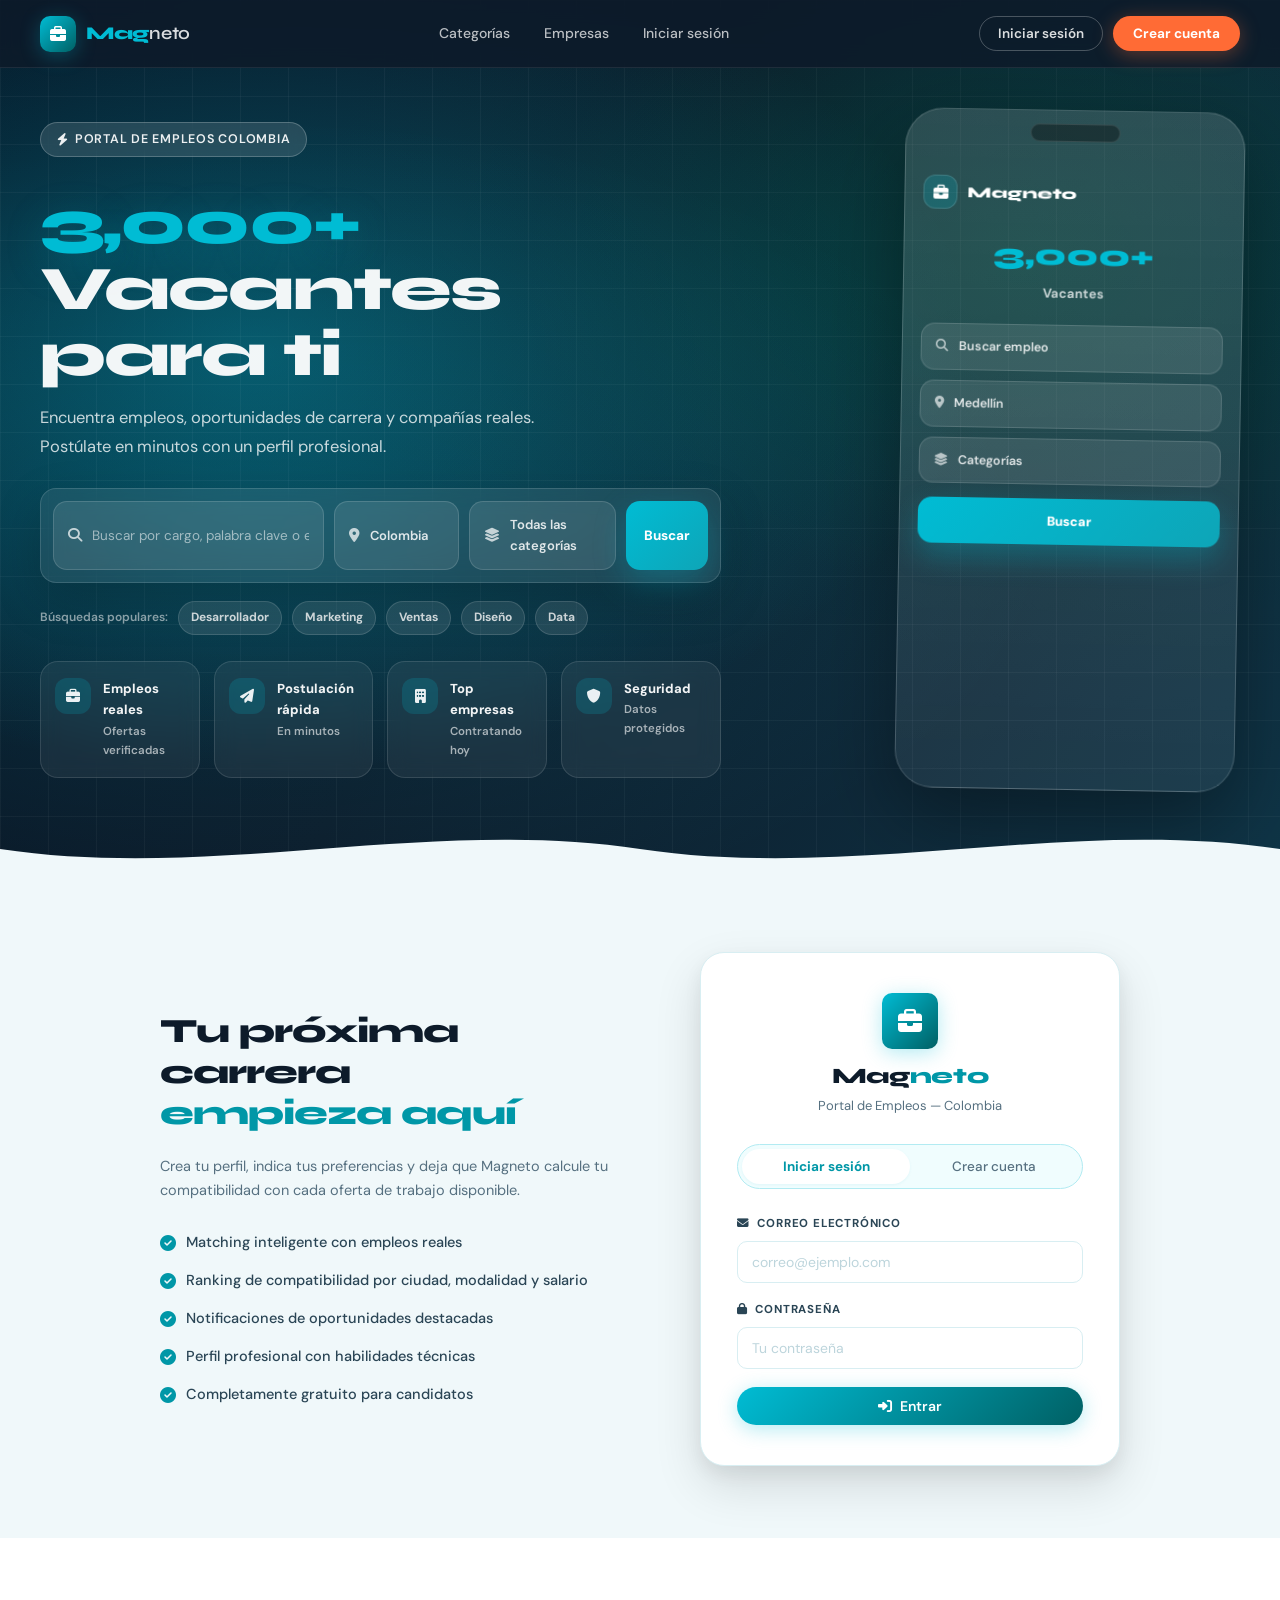
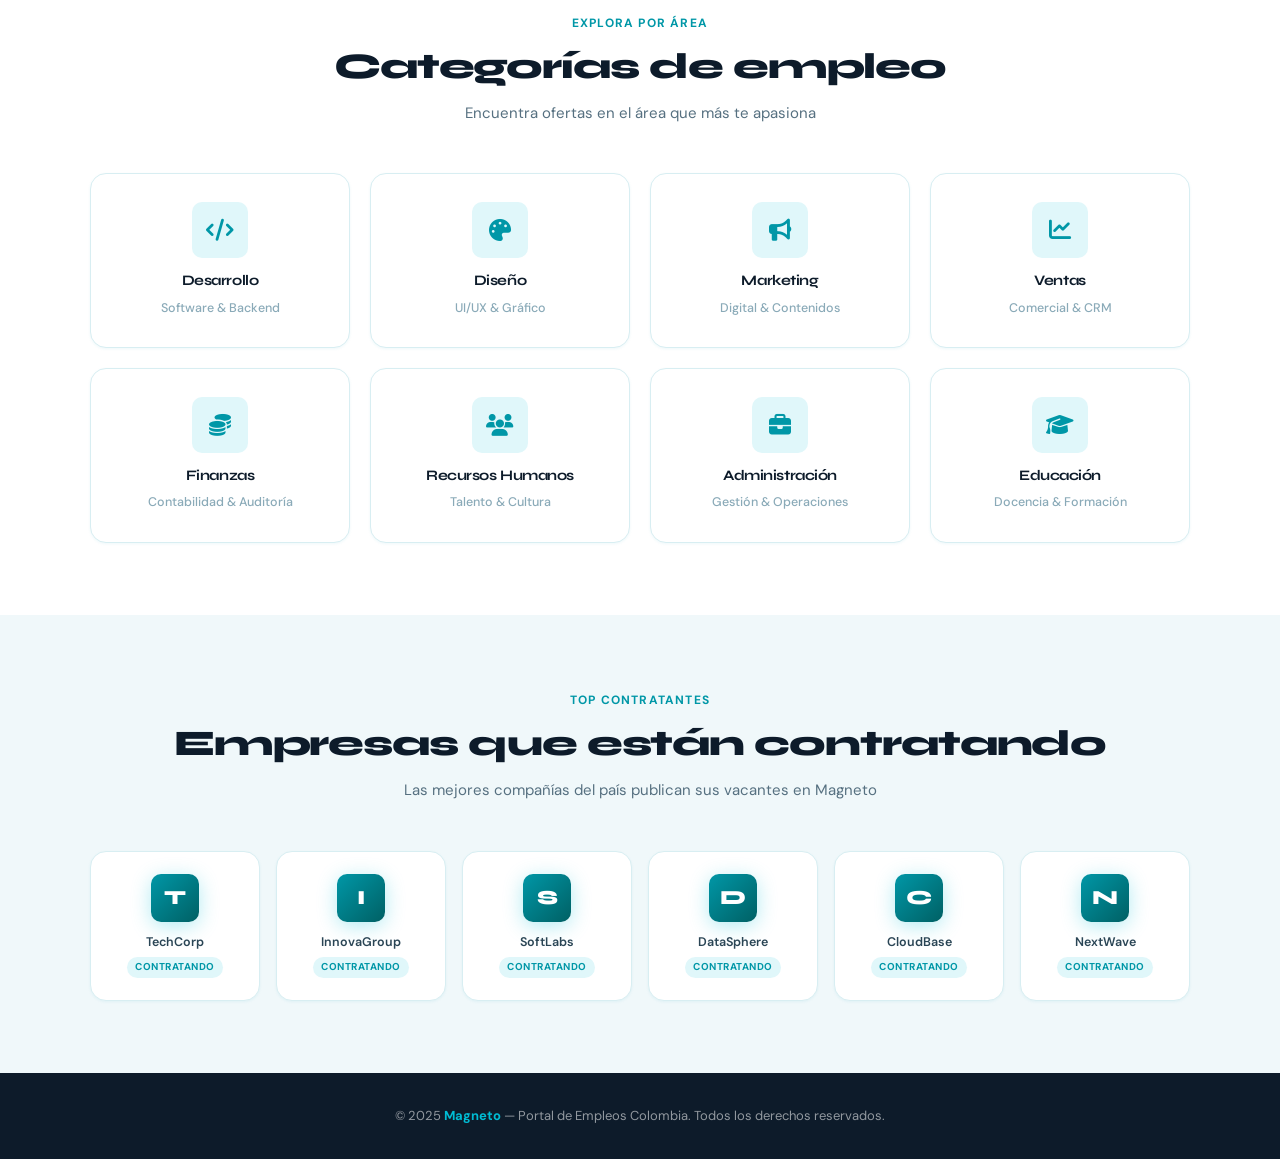
<file: frontend/index.html>
<!DOCTYPE html>
<html lang="es">
<head>
  <meta charset="UTF-8" />
  <meta name="viewport" content="width=device-width, initial-scale=1.0" />
  <title>Magneto — Portal de Empleos</title>
  <link rel="stylesheet" href="https://cdnjs.cloudflare.com/ajax/libs/font-awesome/6.5.1/css/all.min.css" />
  <link rel="stylesheet" href="styles.css?v=2" />
</head>
<body>

  <!-- ▸ LANDING NAVBAR -->
  <nav class="landing-nav" id="landingNav">
    <a href="#" class="ln-brand">
      <div class="ln-logo"><i class="fas fa-briefcase"></i></div>
      <span><strong>Mag</strong>neto</span>
    </a>
    <div class="ln-links">
      <a href="#categorias">Categorías</a>
      <a href="#empresas">Empresas</a>
      <a href="#auth-section">Iniciar sesión</a>
    </div>
    <div class="ln-actions">
      <button class="btn-outline-nav" onclick="scrollToAuth('login')">Iniciar sesión</button>
      <button class="btn-cta-nav" onclick="scrollToAuth('registro')">Crear cuenta</button>
    </div>
  </nav>

  <!-- ▸ HERO (nuevo estilo tipo plantilla moderna) -->
  <section class="hero hero-modern">
    <div class="hero-inner">

      <div class="hero-left">
        <div class="hero-badge">
          <i class="fas fa-bolt"></i> Portal de Empleos Colombia
        </div>

        <h1>
          <span class="hero-big">3,000+</span>
          <span class="hero-title">Vacantes para ti</span>
        </h1>

        <p>
          Encuentra empleos, oportunidades de carrera y compañías reales.
          Postúlate en minutos con un perfil profesional.
        </p>

        <!-- Search bar visual (no cambia funcionalidad) -->
        <div class="hero-search">
          <div class="hs-field">
            <i class="fas fa-magnifying-glass"></i>
            <input type="text" placeholder="Buscar por cargo, palabra clave o empresa" disabled />
          </div>
          <div class="hs-field small">
            <i class="fas fa-location-dot"></i>
            <span>Colombia</span>
          </div>
          <div class="hs-field small">
            <i class="fas fa-layer-group"></i>
            <span>Todas las categorías</span>
          </div>
          <button class="hs-btn" type="button" onclick="scrollToAuth('registro')">
            Buscar
          </button>
        </div>

        <div class="hero-tags">
          <span class="ht-label">Búsquedas populares:</span>
          <span class="ht-tag">Desarrollador</span>
          <span class="ht-tag">Marketing</span>
          <span class="ht-tag">Ventas</span>
          <span class="ht-tag">Diseño</span>
          <span class="ht-tag">Data</span>
        </div>

        <div class="hero-features">
          <div class="hf-card">
            <i class="fas fa-briefcase"></i>
            <div>
              <strong>Empleos reales</strong>
              <span>Ofertas verificadas</span>
            </div>
          </div>
          <div class="hf-card">
            <i class="fas fa-paper-plane"></i>
            <div>
              <strong>Postulación rápida</strong>
              <span>En minutos</span>
            </div>
          </div>
          <div class="hf-card">
            <i class="fas fa-building"></i>
            <div>
              <strong>Top empresas</strong>
              <span>Contratando hoy</span>
            </div>
          </div>
          <div class="hf-card">
            <i class="fas fa-shield"></i>
            <div>
              <strong>Seguridad</strong>
              <span>Datos protegidos</span>
            </div>
          </div>
        </div>
      </div>

      <div class="hero-right">
        <div class="hero-phone">
          <div class="phone-top">
            <div class="phone-camera"></div>
          </div>
          <div class="phone-screen">
            <div class="phone-logo">
              <div class="phone-logo-icon"><i class="fas fa-briefcase"></i></div>
              <span>Magneto</span>
            </div>
            <div class="phone-title">
              <strong>3,000+</strong>
              <span>Vacantes</span>
            </div>
            <div class="phone-search">
              <div class="phone-input"><i class="fas fa-magnifying-glass"></i> Buscar empleo</div>
              <div class="phone-input"><i class="fas fa-location-dot"></i> Medellín</div>
              <div class="phone-input"><i class="fas fa-layer-group"></i> Categorías</div>
              <div class="phone-btn">Buscar</div>
            </div>
          </div>
        </div>
      </div>

    </div>

    <div class="hero-wave">
      <svg viewBox="0 0 1440 64" fill="none" preserveAspectRatio="none" xmlns="http://www.w3.org/2000/svg">
        <path d="M0,32 C240,64 480,0 720,32 C960,64 1200,0 1440,32 L1440,64 L0,64 Z" fill="#F0F8FA"/>
      </svg>
    </div>
  </section>

  <!-- ▸ AUTH SECTION -->
  <section class="auth-section" id="auth-section">
    <div class="auth-container">

      <div class="auth-side-text">
        <h2>Tu próxima carrera<br /><span>empieza aquí</span></h2>
        <p style="color:var(--t3);font-size:14.5px;margin-bottom:28px;line-height:1.7">
          Crea tu perfil, indica tus preferencias y deja que Magneto calcule tu compatibilidad con cada oferta de trabajo disponible.
        </p>
        <ul class="auth-features">
          <li><i class="fas fa-circle-check"></i> Matching inteligente con empleos reales</li>
          <li><i class="fas fa-circle-check"></i> Ranking de compatibilidad por ciudad, modalidad y salario</li>
          <li><i class="fas fa-circle-check"></i> Notificaciones de oportunidades destacadas</li>
          <li><i class="fas fa-circle-check"></i> Perfil profesional con habilidades técnicas</li>
          <li><i class="fas fa-circle-check"></i> Completamente gratuito para candidatos</li>
        </ul>
      </div>

      <div class="auth-card">
        <div class="auth-logo">
          <div class="auth-icon"><i class="fas fa-briefcase"></i></div>
          <h1>Mag<span>neto</span></h1>
          <p>Portal de Empleos — Colombia</p>
        </div>

        <div class="tabs">
          <button class="tab-btn active" onclick="mostrarTab('login')">Iniciar sesión</button>
          <button class="tab-btn" onclick="mostrarTab('registro')">Crear cuenta</button>
        </div>

        <!-- Login -->
        <div id="tabLogin">
          <div id="loginMsg"></div>
          <form onsubmit="hacerLogin(event)">
            <div class="field">
              <label><i class="fas fa-envelope"></i> &nbsp;Correo electrónico</label>
              <input type="email" id="loginEmail" placeholder="correo@ejemplo.com" required autocomplete="email" />
            </div>
            <div class="field">
              <label><i class="fas fa-lock"></i> &nbsp;Contraseña</label>
              <input type="password" id="loginPassword" placeholder="Tu contraseña" required autocomplete="current-password" />
            </div>
            <button type="submit" class="btn btn-primary" style="width:100%;justify-content:center;padding:12px">
              <i class="fas fa-right-to-bracket"></i> Entrar
            </button>
          </form>
        </div>

        <!-- Registro: Paso 1 — elegir tipo de cuenta -->
        <div id="tabRegistro" class="hidden">

          <div id="stepRol">
            <p style="text-align:center;font-size:14px;color:var(--t3);margin-bottom:20px">¿Qué tipo de cuenta quieres crear?</p>
            <div style="display:grid;grid-template-columns:1fr 1fr;gap:14px;margin-bottom:8px">

              <div onclick="elegirRol('employee')" style="cursor:pointer;border:2px solid var(--border);border-radius:16px;padding:24px 16px;text-align:center;transition:all .2s" onmouseover="this.style.borderColor='var(--teal-mid)';this.style.background='var(--teal-pale)'" onmouseout="this.style.borderColor='var(--border)';this.style.background='white'">
                <div style="width:52px;height:52px;border-radius:14px;background:var(--teal-pale);display:flex;align-items:center;justify-content:center;margin:0 auto 12px;font-size:22px;color:var(--teal-mid)">
                  <i class="fas fa-user"></i>
                </div>
                <strong style="display:block;font-size:14px;color:var(--navy);margin-bottom:4px">Busco empleo</strong>
                <span style="font-size:12px;color:var(--t3)">Encuentra trabajo y ve tu compatibilidad</span>
              </div>

              <div onclick="elegirRol('employer')" style="cursor:pointer;border:2px solid var(--border);border-radius:16px;padding:24px 16px;text-align:center;transition:all .2s" onmouseover="this.style.borderColor='var(--teal-mid)';this.style.background='var(--teal-pale)'" onmouseout="this.style.borderColor='var(--border)';this.style.background='white'">
                <div style="width:52px;height:52px;border-radius:14px;background:var(--teal-pale);display:flex;align-items:center;justify-content:center;margin:0 auto 12px;font-size:22px;color:var(--teal-mid)">
                  <i class="fas fa-building"></i>
                </div>
                <strong style="display:block;font-size:14px;color:var(--navy);margin-bottom:4px">Publico empleos</strong>
                <span style="font-size:12px;color:var(--t3)">Publica vacantes y encuentra candidatos</span>
              </div>

            </div>
          </div>

          <!-- Paso 2 — formulario -->
          <div id="stepForm" style="display:none">
            <div id="rolSeleccionadoLabel" style="display:flex;align-items:center;gap:8px;background:var(--teal-pale);border:1px solid var(--teal-border);border-radius:10px;padding:10px 14px;margin-bottom:18px;font-size:13px;font-weight:600;color:var(--teal-mid)"></div>
            <div id="registroMsg"></div>
            <form onsubmit="hacerRegistro(event)">
              <div class="field">
                <label><i class="fas fa-user"></i> &nbsp;Nombre completo</label>
                <input type="text" id="regNombre" placeholder="Juan Pérez" required autocomplete="name" />
              </div>
              <div class="field">
                <label><i class="fas fa-envelope"></i> &nbsp;Correo electrónico</label>
                <input type="email" id="regEmail" placeholder="correo@ejemplo.com" required autocomplete="email" />
              </div>
              <div class="field">
                <label><i class="fas fa-lock"></i> &nbsp;Contraseña</label>
                <input type="password" id="regPassword" placeholder="Mínimo 6 caracteres" minlength="6" required autocomplete="new-password" />
              </div>
              <div style="display:flex;gap:10px;margin-top:8px">
                <button type="button" onclick="volverRol()" style="flex:0 0 auto;padding:12px 16px;border:1.5px solid var(--border);border-radius:10px;background:white;cursor:pointer;font-size:13px;color:var(--t3)">
                  <i class="fas fa-arrow-left"></i>
                </button>
                <button type="submit" class="btn btn-primary" style="flex:1;justify-content:center;padding:12px">
                  <i class="fas fa-user-plus"></i> Crear cuenta
                </button>
              </div>
            </form>
          </div>

        </div>
      </div>

    </div>
  </section>

  <!-- ▸ CATEGORÍAS -->
  <section class="section-categories" id="categorias">
    <div class="section-header">
      <span class="section-eyebrow">Explora por área</span>
      <h2>Categorías de empleo</h2>
      <p>Encuentra ofertas en el área que más te apasiona</p>
    </div>
    <div class="categories-grid">
      <div class="cat-card" onclick="scrollToAuth('registro')">
        <div class="cat-icon"><i class="fas fa-code"></i></div>
        <h3>Desarrollo</h3>
        <span>Software & Backend</span>
      </div>
      <div class="cat-card" onclick="scrollToAuth('registro')">
        <div class="cat-icon"><i class="fas fa-palette"></i></div>
        <h3>Diseño</h3>
        <span>UI/UX & Gráfico</span>
      </div>
      <div class="cat-card" onclick="scrollToAuth('registro')">
        <div class="cat-icon"><i class="fas fa-bullhorn"></i></div>
        <h3>Marketing</h3>
        <span>Digital & Contenidos</span>
      </div>
      <div class="cat-card" onclick="scrollToAuth('registro')">
        <div class="cat-icon"><i class="fas fa-chart-line"></i></div>
        <h3>Ventas</h3>
        <span>Comercial & CRM</span>
      </div>
      <div class="cat-card" onclick="scrollToAuth('registro')">
        <div class="cat-icon"><i class="fas fa-coins"></i></div>
        <h3>Finanzas</h3>
        <span>Contabilidad & Auditoría</span>
      </div>
      <div class="cat-card" onclick="scrollToAuth('registro')">
        <div class="cat-icon"><i class="fas fa-users"></i></div>
        <h3>Recursos Humanos</h3>
        <span>Talento & Cultura</span>
      </div>
      <div class="cat-card" onclick="scrollToAuth('registro')">
        <div class="cat-icon"><i class="fas fa-briefcase"></i></div>
        <h3>Administración</h3>
        <span>Gestión & Operaciones</span>
      </div>
      <div class="cat-card" onclick="scrollToAuth('registro')">
        <div class="cat-icon"><i class="fas fa-graduation-cap"></i></div>
        <h3>Educación</h3>
        <span>Docencia & Formación</span>
      </div>
    </div>
  </section>

  <!-- ▸ EMPRESAS -->
  <section class="section-companies" id="empresas">
    <div class="section-header">
      <span class="section-eyebrow">Top contratantes</span>
      <h2>Empresas que están contratando</h2>
      <p>Las mejores compañías del país publican sus vacantes en Magneto</p>
    </div>
    <div class="companies-grid">
      <div class="company-card">
        <div class="company-logo">T</div>
        <span>TechCorp</span>
        <span class="hiring-badge">Contratando</span>
      </div>
      <div class="company-card">
        <div class="company-logo">I</div>
        <span>InnovaGroup</span>
        <span class="hiring-badge">Contratando</span>
      </div>
      <div class="company-card">
        <div class="company-logo">S</div>
        <span>SoftLabs</span>
        <span class="hiring-badge">Contratando</span>
      </div>
      <div class="company-card">
        <div class="company-logo">D</div>
        <span>DataSphere</span>
        <span class="hiring-badge">Contratando</span>
      </div>
      <div class="company-card">
        <div class="company-logo">C</div>
        <span>CloudBase</span>
        <span class="hiring-badge">Contratando</span>
      </div>
      <div class="company-card">
        <div class="company-logo">N</div>
        <span>NextWave</span>
        <span class="hiring-badge">Contratando</span>
      </div>
    </div>
  </section>

  <!-- ▸ FOOTER -->
  <footer class="site-footer">
    <p>&copy; 2025 <strong>Magneto</strong> — Portal de Empleos Colombia. Todos los derechos reservados.</p>
  </footer>

  <script src="config.js?v=2"></script>
  <script>
    if (getToken()) {
      const u = getUser();
      window.location.href = (u && u.role === "employer") ? "employer_dashboard.html" : "dashboard.html";
    }

    // Navbar scroll effect
    const nav = document.getElementById("landingNav");
    window.addEventListener("scroll", () => {
      nav.classList.toggle("scrolled", window.scrollY > 40);
    });

    function scrollToAuth(tab) {
      document.getElementById("auth-section").scrollIntoView({ behavior: "smooth" });
      setTimeout(() => mostrarTab(tab), 400);
    }

    function mostrarTab(tab) {
      document.querySelectorAll(".tab-btn").forEach(b => b.classList.remove("active"));
      document.getElementById("tabLogin").classList.add("hidden");
      document.getElementById("tabRegistro").classList.add("hidden");
      if (tab === "login") {
        document.querySelectorAll(".tab-btn")[0].classList.add("active");
        document.getElementById("tabLogin").classList.remove("hidden");
      } else {
        document.querySelectorAll(".tab-btn")[1].classList.add("active");
        document.getElementById("tabRegistro").classList.remove("hidden");
      }
    }

    let selectedRole = "employee";

    function elegirRol(role) {
      selectedRole = role;
      document.getElementById("stepRol").style.display = "none";
      document.getElementById("stepForm").style.display = "block";
      document.getElementById("rolSeleccionadoLabel").innerHTML = role === "employer"
        ? '<i class="fas fa-building"></i> Cuenta de contratante'
        : '<i class="fas fa-user"></i> Cuenta de empleado';
    }

    function volverRol() {
      document.getElementById("stepForm").style.display = "none";
      document.getElementById("stepRol").style.display = "block";
    }

    async function hacerLogin(e) {
      e.preventDefault();
      const msgEl = document.getElementById("loginMsg");
      msgEl.innerHTML = "";
      try {
        const data = await apiFetch("/auth/login", {
          method: "POST",
          body: JSON.stringify({
            email: document.getElementById("loginEmail").value,
            password: document.getElementById("loginPassword").value,
          }),
        });
        localStorage.setItem("token", data.token);
        localStorage.setItem("user", JSON.stringify(data.user));
        window.location.href = data.user.role === "employer" ? "employer_dashboard.html" : "dashboard.html";
      } catch (err) {
        msgEl.innerHTML = `<div class="msg msg-error"><i class="fas fa-circle-exclamation"></i> ${err.message}</div>`;
      }
    }

    async function hacerRegistro(e) {
      e.preventDefault();
      const msgEl = document.getElementById("registroMsg");
      msgEl.innerHTML = "";
      try {
        const data = await apiFetch("/auth/register", {
          method: "POST",
          body: JSON.stringify({
            email: document.getElementById("regEmail").value,
            full_name: document.getElementById("regNombre").value,
            password: document.getElementById("regPassword").value,
            role: selectedRole,
          }),
        });
        localStorage.setItem("token", data.token);
        localStorage.setItem("user", JSON.stringify(data.user));
        window.location.href = data.user.role === "employer" ? "employer_dashboard.html" : "profile.html";
      } catch (err) {
        msgEl.innerHTML = `<div class="msg msg-error"><i class="fas fa-circle-exclamation"></i> ${err.message}</div>`;
      }
    }
  </script>
</body>
</html>
</file>
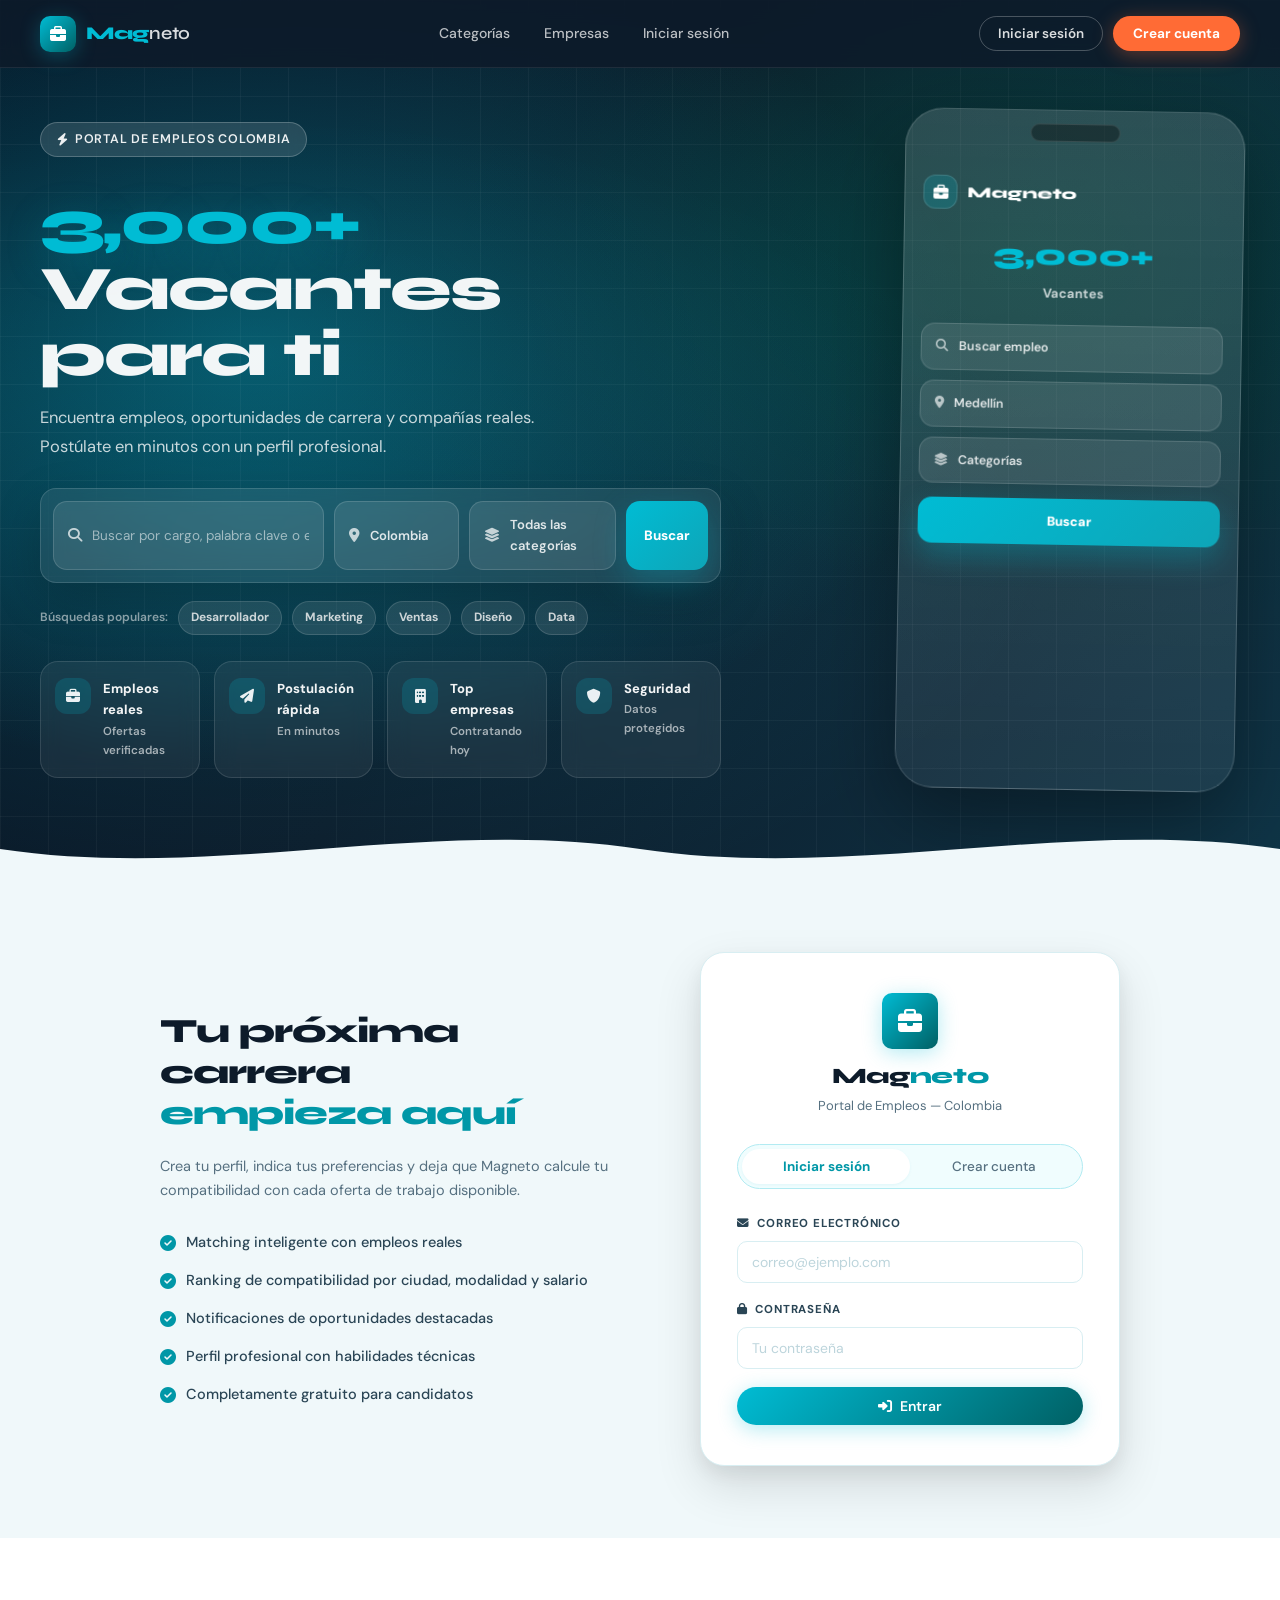
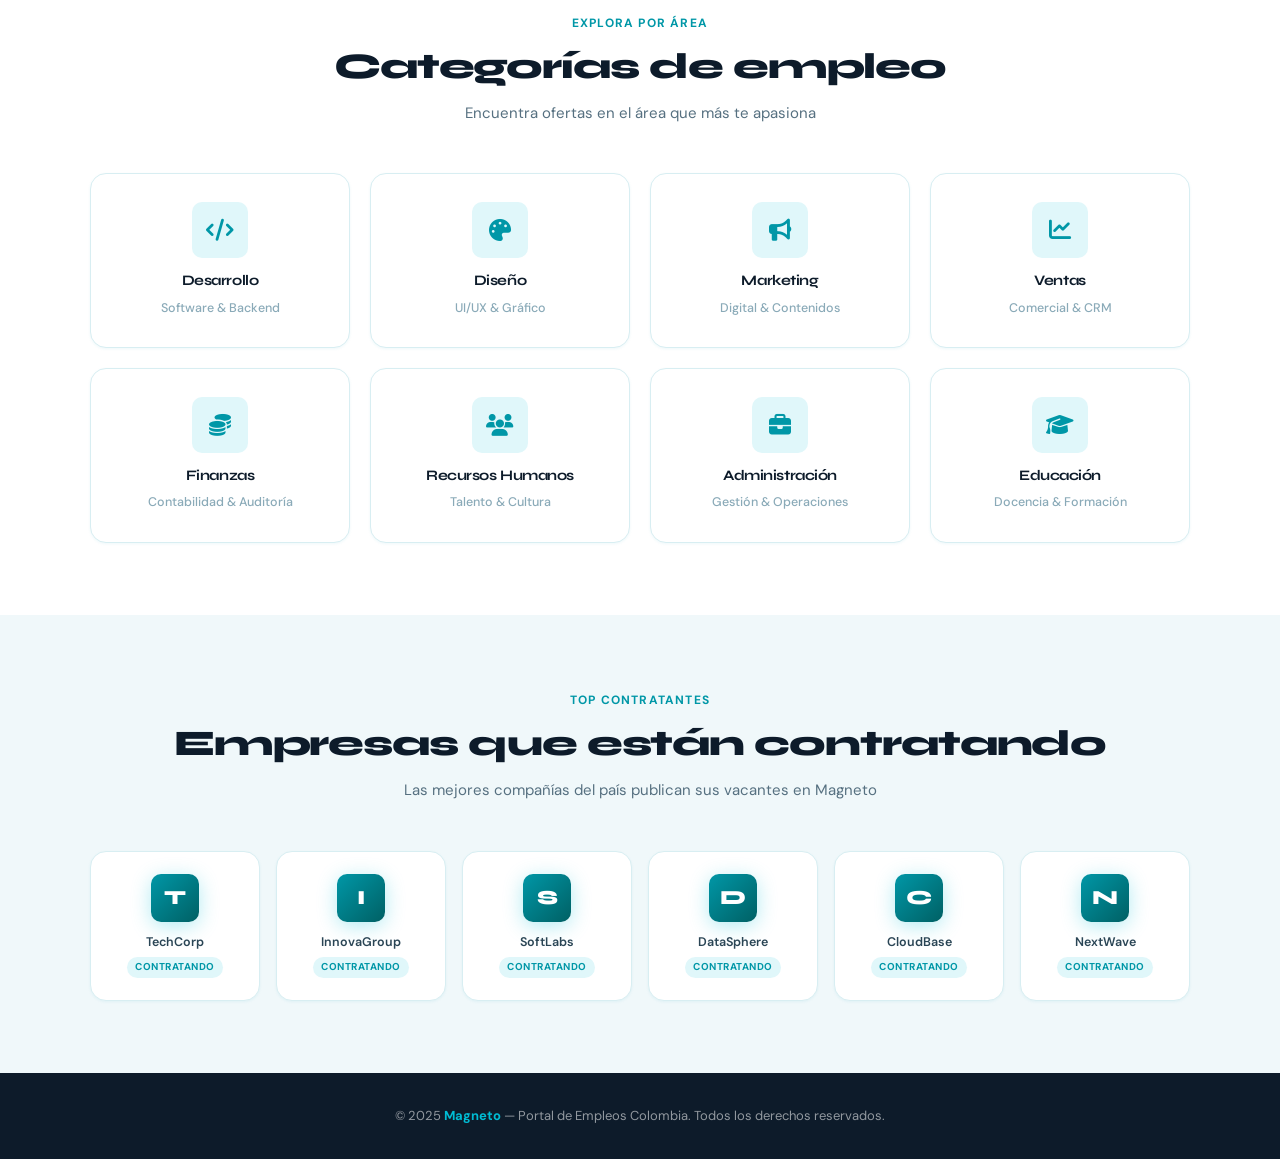
<file: frontend/jobs.html>
<!DOCTYPE html>
<html lang="es">
<head>
  <meta charset="UTF-8" />
  <meta name="viewport" content="width=device-width, initial-scale=1.0" />
  <title>Magneto — Empleos</title>
  <link rel="stylesheet" href="https://cdnjs.cloudflare.com/ajax/libs/font-awesome/6.5.1/css/all.min.css" />
  <link rel="stylesheet" href="styles.css?v=2" />
</head>
<body>

  <!-- ▸ APP NAVBAR -->
  <nav class="app-nav">
    <a href="dashboard.html" class="app-brand">
      <div class="app-logo"><i class="fas fa-briefcase"></i></div>
      <span class="app-brand-name">Mag<span>neto</span></span>
    </a>
    <div class="app-links">
      <a href="dashboard.html"><i class="fas fa-house"></i> <span>Inicio</span></a>
      <a href="jobs.html" class="active"><i class="fas fa-magnifying-glass"></i> <span>Empleos</span></a>
      <a href="profile.html"><i class="fas fa-user"></i> <span>Mi Perfil</span></a>
      <button class="btn-logout" onclick="logout()"><i class="fas fa-right-from-bracket"></i> Salir</button>
    </div>
  </nav>

  <div class="app-container">

    <!-- Page hero -->
    <div class="page-hero">
      <div class="page-hero-content">
        <h2><i class="fas fa-magnifying-glass" style="opacity:.8;margin-right:10px"></i>Empleos disponibles</h2>
        <p>Explora todas las oportunidades publicadas en la plataforma</p>
      </div>
    </div>

    <!-- Filters -->
    <div class="filters-bar">
      <input type="text" id="filtroCity" placeholder="🔍  Buscar por ciudad..." onkeyup="filtrar()" />
      <select id="filtroMod" onchange="filtrar()">
        <option value="">Todas las modalidades</option>
        <option value="remote">Remoto</option>
        <option value="hybrid">Híbrido</option>
        <option value="presencial">Presencial</option>
      </select>
      <button class="btn btn-ghost" onclick="limpiarFiltros()">
        <i class="fas fa-xmark"></i> Limpiar
      </button>
    </div>

    <p id="contador" class="results-count"></p>

    <div id="jobsContainer">
      <p class="text-muted"><i class="fas fa-spinner fa-spin"></i> &nbsp;Cargando empleos...</p>
    </div>

  </div>

  <script src="config.js"></script>
  <script>
    requireAuth();
    let todosLosEmpleos = [];

    function badgeMod(m) {
      const map = {
        remote:    `<span class="badge badge-remote"><i class="fas fa-wifi"></i> Remoto</span>`,
        hybrid:    `<span class="badge badge-hybrid"><i class="fas fa-arrows-left-right"></i> Híbrido</span>`,
        "presencial": `<span class="badge badge-onsite"><i class="fas fa-building"></i> Presencial</span>`,
      };
      return map[m] || `<span class="badge">${m}</span>`;
    }

    function formatSalary(min, max) {
      if (!min && !max) return null;
      const fmt = n => n.toLocaleString("es-CO");
      if (min && max) return `$${fmt(min)} – $${fmt(max)} COP`;
      if (min) return `Desde $${fmt(min)} COP`;
      return `Hasta $${fmt(max)} COP`;
    }

    async function cargarEmpleos() {
      const cont = document.getElementById("jobsContainer");
      try {
        todosLosEmpleos = await apiFetch("/jobs/");
        mostrarEmpleos(todosLosEmpleos);
      } catch (err) {
        cont.innerHTML = `<div class="msg msg-error"><i class="fas fa-circle-exclamation"></i> Error: ${err.message}</div>`;
      }
    }

    function mostrarEmpleos(lista) {
      const cont = document.getElementById("jobsContainer");
      const n = lista.length;
      document.getElementById("contador").innerHTML = n > 0
        ? `<i class="fas fa-briefcase" style="color:var(--teal-mid)"></i> &nbsp;<strong>${n}</strong> empleo${n !== 1 ? "s" : ""} encontrado${n !== 1 ? "s" : ""}`
        : "";

      if (n === 0) {
        cont.innerHTML = `
          <div class="empty-state">
            <span class="empty-icon">🔍</span>
            <h3>Sin resultados</h3>
            <p>No hay empleos que coincidan con esos filtros. Intenta con otros criterios.</p>
            <button class="btn btn-secondary" onclick="limpiarFiltros()">
              <i class="fas fa-rotate-left"></i> Ver todos
            </button>
          </div>`;
        return;
      }

      cont.innerHTML = `<div class="jobs-grid">${lista.map(j => {
        const salary = formatSalary(j.salary_min_cop, j.salary_max_cop);
        return `
          <div class="job-card">
            <div class="job-card-top">
              <div class="job-avatar">${j.company.charAt(0).toUpperCase()}</div>
              <div class="job-main">
                <h3>${j.title}</h3>
                <span class="job-company">
                  <i class="fas fa-building"></i> ${j.company}
                </span>
              </div>
            </div>
            <div class="job-details">
              <span><i class="fas fa-location-dot"></i> ${j.city}</span>
              ${badgeMod(j.modality)}
            </div>
            ${j.description ? `<p class="job-desc">${j.description}</p>` : ""}
            ${(j.skills_required || []).length > 0 ? `
              <div class="skills-row">
                ${j.skills_required.map(s => `<span class="skill-tag">${s}</span>`).join("")}
              </div>` : ""}
            <div class="job-card-footer">
              ${salary ? `<p class="job-salary"><i class="fas fa-peso-sign"></i> ${salary}</p>` : `<span></span>`}
              <button class="btn-apply" onclick="window.location.href='dashboard.html'">
                <i class="fas fa-paper-plane"></i> Ver match
              </button>
            </div>
          </div>`;
      }).join("")}</div>`;
    }

    function filtrar() {
      const ciudad = document.getElementById("filtroCity").value.toLowerCase();
      const mod = document.getElementById("filtroMod").value;
      mostrarEmpleos(todosLosEmpleos.filter(j => {
        return (!ciudad || j.city.toLowerCase().includes(ciudad))
            && (!mod    || j.modality === mod);
      }));
    }

    function limpiarFiltros() {
      document.getElementById("filtroCity").value = "";
      document.getElementById("filtroMod").value = "";
      mostrarEmpleos(todosLosEmpleos);
    }

    cargarEmpleos();
  </script>
</body>
</html>
</file>
<file: frontend/styles.css>
@import url('https://fonts.googleapis.com/css2?family=Syne:wght@400;500;600;700;800&family=DM+Sans:ital,opsz,wght@0,9..40,300;0,9..40,400;0,9..40,500;0,9..40,600;0,9..40,700;1,9..40,400&display=swap');

/* ═══════════════════════════════════════════════════
   TOKENS DE DISEÑO
═══════════════════════════════════════════════════ */
:root {
  --teal:         #00BCD4;
  --teal-dark:    #006064;
  --teal-mid:     #0097A7;
  --teal-deeper:  #004D40;
  --teal-light:   #E0F7FA;
  --teal-pale:    #F0FDFE;
  --teal-border:  #B2EBF2;

  --navy:         #0D1B2A;
  --navy-mid:     #152238;
  --navy-soft:    #1E3A50;

  --orange:       #FF6B35;
  --orange-dark:  #E55A26;
  --orange-light: #FFF3EE;

  --white:        #FFFFFF;
  --bg:           #F0F8FA;
  --card:         #FFFFFF;
  --border:       #D8EEF2;
  --border-2:     #C0E2E8;

  --t1: #0D1B2A;
  --t2: #2A4555;
  --t3: #567080;
  --t4: #8AAAB8;
  --t5: #BDD5DC;

  --shadow-xs: 0 1px 3px rgba(0,150,180,.07);
  --shadow-sm: 0 2px 10px rgba(0,0,0,.06), 0 1px 3px rgba(0,150,180,.04);
  --shadow-md: 0 6px 20px rgba(0,0,0,.08), 0 2px 8px rgba(0,0,0,.04);
  --shadow-lg: 0 12px 32px rgba(0,0,0,.10), 0 4px 12px rgba(0,0,0,.05);
  --shadow-xl: 0 20px 48px rgba(0,0,0,.12), 0 8px 18px rgba(0,0,0,.06);
  --shadow-teal:   0 4px 20px rgba(0,188,212,.30);
  --shadow-orange: 0 4px 20px rgba(255,107,53,.35);
  --shadow-card:   0 2px 12px rgba(0,100,130,.08), 0 1px 4px rgba(0,0,0,.04);

  --r1: 6px;
  --r2: 10px;
  --r3: 16px;
  --r4: 24px;
  --r5: 32px;
  --rf: 9999px;

  --font-h: 'Syne', system-ui, sans-serif;
  --font-b: 'DM Sans', system-ui, sans-serif;
  --ease: cubic-bezier(.4, 0, .2, 1);
}

/* ═══════════════════════════════════════════════════
   RESET + BASE
═══════════════════════════════════════════════════ */
*, *::before, *::after { box-sizing: border-box; margin: 0; padding: 0; }
html { scroll-behavior: smooth; }

body {
  font-family: var(--font-b);
  background: var(--bg);
  color: var(--t1);
  font-size: 15px;
  line-height: 1.65;
  -webkit-font-smoothing: antialiased;
  -moz-osx-font-smoothing: grayscale;
}

h1, h2, h3, h4, h5 {
  font-family: var(--font-h);
  line-height: 1.25;
  letter-spacing: -.03em;
}

a { text-decoration: none; color: var(--teal-mid); transition: color .2s; }
a:hover { color: var(--teal-dark); }
img { max-width: 100%; display: block; }

/* ═══════════════════════════════════════════════════
   LANDING NAVBAR
═══════════════════════════════════════════════════ */
.landing-nav {
  position: fixed;
  top: 0; left: 0; right: 0;
  height: 68px;
  display: flex;
  align-items: center;
  justify-content: space-between;
  padding: 0 40px;
  background: rgba(13, 27, 42, .85);
  backdrop-filter: blur(12px);
  -webkit-backdrop-filter: blur(12px);
  border-bottom: 1px solid rgba(255,255,255,.08);
  z-index: 500;
  transition: background .3s;
}

.landing-nav.scrolled {
  background: rgba(13, 27, 42, .97);
}

.ln-brand {
  display: flex;
  align-items: center;
  gap: 10px;
  text-decoration: none;
}

.ln-logo {
  width: 36px;
  height: 36px;
  border-radius: var(--r2);
  background: linear-gradient(135deg, var(--teal) 0%, var(--teal-dark) 100%);
  display: flex;
  align-items: center;
  justify-content: center;
  color: white;
  font-size: 16px;
  box-shadow: var(--shadow-teal);
}

.ln-brand span {
  font-family: var(--font-h);
  font-size: 18px;
  font-weight: 600;
  color: rgba(255,255,255,.85);
  letter-spacing: -.3px;
}

.ln-brand strong { color: var(--teal); font-weight: 800; }

.ln-links {
  display: flex;
  align-items: center;
  gap: 6px;
}

.ln-links a {
  color: rgba(255,255,255,.72);
  font-size: 14px;
  font-weight: 500;
  padding: 6px 14px;
  border-radius: var(--rf);
  position: relative;
  transition: color .2s, background .2s;
}

.ln-links a::after {
  content: '';
  position: absolute;
  bottom: 2px; left: 14px; right: 14px;
  height: 2px;
  background: var(--teal);
  border-radius: var(--rf);
  transform: scaleX(0);
  transform-origin: left;
  transition: transform .25s var(--ease);
}

.ln-links a:hover { color: white; }
.ln-links a:hover::after { transform: scaleX(1); }

.ln-actions { display: flex; align-items: center; gap: 10px; }

.btn-outline-nav {
  color: rgba(255,255,255,.85);
  border: 1.5px solid rgba(255,255,255,.25);
  padding: 8px 18px;
  border-radius: var(--rf);
  font-size: 13.5px;
  font-weight: 600;
  font-family: var(--font-b);
  transition: all .2s;
  cursor: pointer;
  background: transparent;
}

.btn-outline-nav:hover {
  border-color: var(--teal);
  color: var(--teal);
  background: rgba(0,188,212,.08);
}

.btn-cta-nav {
  background: var(--orange);
  color: white;
  padding: 9px 20px;
  border-radius: var(--rf);
  font-size: 13.5px;
  font-weight: 700;
  font-family: var(--font-b);
  transition: all .2s;
  cursor: pointer;
  border: none;
  box-shadow: var(--shadow-orange);
}

.btn-cta-nav:hover {
  background: var(--orange-dark);
  transform: translateY(-1px);
  box-shadow: 0 6px 24px rgba(255,107,53,.45);
  color: white;
}

/* ═══════════════════════════════════════════════════
   HERO SECTION
═══════════════════════════════════════════════════ */
@keyframes gradShift {
  0%   { background-position: 0% 50%; }
  50%  { background-position: 100% 50%; }
  100% { background-position: 0% 50%; }
}

@keyframes floatUp {
  0%, 100% { transform: translateY(0); }
  50%       { transform: translateY(-8px); }
}

/* HERO (base) */
.hero {
  min-height: 640px;
  padding: 110px 40px 90px;
  display: flex;
  align-items: center;
  justify-content: center;
  position: relative;
  overflow: hidden;
  background: radial-gradient(1200px 700px at 20% 40%, rgba(0,188,212,.35) 0%, transparent 60%),
              radial-gradient(900px 600px at 80% 30%, rgba(0,77,64,.45) 0%, transparent 55%),
              linear-gradient(120deg, #061525 0%, #0d1b2a 45%, #0e3446 100%);
}

/* Grid pattern overlay */
.hero::before {
  content: '';
  position: absolute;
  inset: 0;
  background-image:
    linear-gradient(rgba(255,255,255,.04) 1px, transparent 1px),
    linear-gradient(90deg, rgba(255,255,255,.04) 1px, transparent 1px);
  background-size: 48px 48px;
  pointer-events: none;
}

/* Radial glow orbs */
.hero::after {
  content: '';
  position: absolute;
  inset: 0;
  background:
    radial-gradient(ellipse at 20% 60%, rgba(0,230,255,.12) 0%, transparent 55%),
    radial-gradient(ellipse at 80% 30%, rgba(0,77,64,.25) 0%, transparent 50%);
  pointer-events: none;
}

/* layout nuevo tipo plantilla */
.hero-inner {
  position: relative;
  z-index: 1;
  width: min(1200px, 100%);
  display: grid;
  grid-template-columns: 1.25fr .85fr;
  gap: 56px;
  align-items: center;
}

.hero-left {
  color: white;
}

.hero-badge {
  display: inline-flex;
  align-items: center;
  gap: 6px;
  background: rgba(255,255,255,.12);
  border: 1px solid rgba(255,255,255,.22);
  backdrop-filter: blur(8px);
  padding: 6px 16px;
  border-radius: var(--rf);
  font-size: 12.5px;
  font-weight: 600;
  letter-spacing: .06em;
  text-transform: uppercase;
  margin-bottom: 24px;
  color: rgba(255,255,255,.92);
}


.hero-left h1 {
  font-size: clamp(36px, 5.3vw, 62px);
  font-weight: 900;
  margin: 10px 0 16px;
  line-height: 1.06;
}

.hero-big {
  display: inline-block;
  font-family: var(--font-h);
  font-weight: 900;
  color: var(--teal);
  text-shadow: 0 10px 40px rgba(0,188,212,.25);
  margin-right: 10px;
}

.hero-title {
  color: rgba(255,255,255,.95);
}

.hero-left p {
  font-size: 16.5px;
  color: rgba(255,255,255,.78);
  max-width: 560px;
  margin-bottom: 26px;
  line-height: 1.75;
}

/* search bar (visual) */
.hero-search {
  display: grid;
  grid-template-columns: 1.2fr .55fr .65fr auto;
  gap: 10px;
  background: rgba(255,255,255,.08);
  border: 1px solid rgba(255,255,255,.14);
  border-radius: var(--r3);
  padding: 12px;
  backdrop-filter: blur(12px);
  -webkit-backdrop-filter: blur(12px);
  margin-bottom: 18px;
  box-shadow: 0 18px 48px rgba(0,0,0,.18);
}

.hs-field {
  display: flex;
  align-items: center;
  gap: 10px;
  background: rgba(255,255,255,.10);
  border: 1px solid rgba(255,255,255,.14);
  border-radius: 14px;
  padding: 12px 14px;
  color: rgba(255,255,255,.85);
  min-height: 48px;
}

.hs-field i {
  color: rgba(255,255,255,.72);
  font-size: 14px;
}

.hs-field input {
  border: none;
  outline: none;
  background: transparent;
  width: 100%;
  color: rgba(255,255,255,.92);
  font-family: var(--font-b);
  font-size: 13.5px;
}

.hs-field input::placeholder { color: rgba(255,255,255,.55); }

.hs-field.small {
  justify-content: flex-start;
  font-size: 13px;
  font-weight: 600;
}

.hs-btn {
  border: none;
  cursor: pointer;
  border-radius: 14px;
  padding: 0 18px;
  font-size: 13.5px;
  font-weight: 800;
  font-family: var(--font-b);
  background: linear-gradient(135deg, var(--teal) 0%, #0ea5b7 100%);
  color: white;
  box-shadow: 0 12px 32px rgba(0,188,212,.28);
  transition: transform .2s var(--ease), box-shadow .2s var(--ease);
}

.hs-btn:hover {
  transform: translateY(-1px);
  box-shadow: 0 18px 42px rgba(0,188,212,.35);
}

/* tags */
.hero-tags {
  display: flex;
  align-items: center;
  flex-wrap: wrap;
  gap: 10px;
  margin-bottom: 26px;
}

.ht-label {
  font-size: 12px;
  color: rgba(255,255,255,.55);
  font-weight: 600;
}

.ht-tag {
  font-size: 12px;
  font-weight: 700;
  padding: 6px 12px;
  border-radius: var(--rf);
  background: rgba(255,255,255,.10);
  border: 1px solid rgba(255,255,255,.14);
  color: rgba(255,255,255,.82);
}

/* feature cards */
.hero-features {
  display: grid;
  grid-template-columns: repeat(4, 1fr);
  gap: 14px;
}

.hf-card {
  background: rgba(255,255,255,.06);
  border: 1px solid rgba(255,255,255,.12);
  border-radius: 18px;
  padding: 16px 14px;
  display: flex;
  align-items: flex-start;
  gap: 12px;
  backdrop-filter: blur(10px);
  -webkit-backdrop-filter: blur(10px);
  transition: transform .2s var(--ease), background .2s var(--ease);
}

.hf-card:hover {
  transform: translateY(-3px);
  background: rgba(255,255,255,.085);
}

.hf-card i {
  width: 36px;
  height: 36px;
  border-radius: 12px;
  display: flex;
  align-items: center;
  justify-content: center;
  background: rgba(0,188,212,.18);
  color: rgba(255,255,255,.92);
  font-size: 14px;
  flex-shrink: 0;
}

.hf-card strong {
  display: block;
  font-size: 13px;
  font-weight: 800;
  color: rgba(255,255,255,.95);
  margin-bottom: 2px;
}

.hf-card span {
  display: block;
  font-size: 11.5px;
  font-weight: 600;
  color: rgba(255,255,255,.62);
}

/* phone mockup */
.hero-right {
  display: flex;
  justify-content: flex-end;
}

.hero-phone {
  width: min(340px, 100%);
  aspect-ratio: 9/18;
  border-radius: 38px;
  background: linear-gradient(180deg, rgba(255,255,255,.14) 0%, rgba(255,255,255,.06) 100%);
  border: 1px solid rgba(255,255,255,.18);
  box-shadow: 0 30px 80px rgba(0,0,0,.35);
  position: relative;
  overflow: hidden;
  transform: rotate(1deg);
}

.phone-top {
  height: 44px;
  display: flex;
  justify-content: center;
  align-items: center;
}

.phone-camera {
  width: 90px;
  height: 18px;
  border-radius: 999px;
  background: rgba(0,0,0,.35);
  border: 1px solid rgba(255,255,255,.12);
}

.phone-screen {
  padding: 22px 18px 20px;
  color: white;
}

.phone-logo {
  display: flex;
  align-items: center;
  gap: 10px;
  font-family: var(--font-h);
  font-weight: 800;
  margin-bottom: 20px;
}

.phone-logo-icon {
  width: 34px;
  height: 34px;
  border-radius: 12px;
  display: flex;
  align-items: center;
  justify-content: center;
  background: rgba(0,188,212,.20);
  border: 1px solid rgba(255,255,255,.14);
}

.phone-title {
  text-align: center;
  margin: 10px 0 20px;
}

.phone-title strong {
  display: block;
  font-size: 30px;
  font-family: var(--font-h);
  font-weight: 900;
  color: var(--teal);
}

.phone-title span {
  font-size: 13px;
  font-weight: 700;
  color: rgba(255,255,255,.75);
}

.phone-search {
  display: flex;
  flex-direction: column;
  gap: 10px;
}

.phone-input {
  background: rgba(255,255,255,.10);
  border: 1px solid rgba(255,255,255,.14);
  border-radius: 14px;
  padding: 12px 14px;
  font-size: 12.5px;
  font-weight: 600;
  color: rgba(255,255,255,.85);
  display: flex;
  align-items: center;
  gap: 10px;
}

.phone-input i { color: rgba(255,255,255,.65); }

.phone-btn {
  margin-top: 4px;
  text-align: center;
  padding: 12px;
  border-radius: 14px;
  font-size: 13px;
  font-weight: 900;
  background: linear-gradient(135deg, var(--teal) 0%, #0ea5b7 100%);
  box-shadow: 0 12px 30px rgba(0,188,212,.30);
}

.hero-stats {
  display: flex;
  align-items: center;
  justify-content: center;
  gap: 0;
  background: rgba(255,255,255,.10);
  backdrop-filter: blur(12px);
  border: 1px solid rgba(255,255,255,.18);
  border-radius: var(--r3);
  padding: 16px 32px;
  display: inline-flex;
  gap: 0;
}

.hero-stat {
  text-align: center;
  padding: 0 28px;
}

.hero-stat strong {
  display: block;
  font-family: var(--font-h);
  font-size: 26px;
  font-weight: 800;
  color: white;
  line-height: 1.1;
}

.hero-stat span {
  font-size: 12px;
  color: rgba(255,255,255,.68);
  font-weight: 500;
  letter-spacing: .04em;
  text-transform: uppercase;
}

.hero-divider {
  width: 1px;
  height: 40px;
  background: rgba(255,255,255,.2);
  flex-shrink: 0;
}

/* Wave separator */
.hero-wave {
  position: absolute;
  bottom: -1px; left: 0; right: 0;
  pointer-events: none;
  line-height: 0;
  z-index: 2;
}

.hero-wave svg { width: 100%; height: 64px; display: block; }

/* Responsive hero */
@media (max-width: 980px) {
  .hero-inner {
    grid-template-columns: 1fr;
    gap: 38px;
  }

  .hero-right {
    justify-content: center;
  }

  .hero-features {
    grid-template-columns: repeat(2, 1fr);
  }

  .hero-search {
    grid-template-columns: 1fr;
  }
}

@media (max-width: 520px) {
  .hero {
    padding: 100px 18px 80px;
  }

  .hero-left h1 {
    font-size: 40px;
  }

  .hero-features {
    grid-template-columns: 1fr;
  }
}

/* ═══════════════════════════════════════════════════
   AUTH SECTION (index.html)
═══════════════════════════════════════════════════ */
.auth-section {
  padding: 72px 40px;
  background: var(--bg);
}

.auth-container {
  max-width: 960px;
  margin: 0 auto;
  display: grid;
  grid-template-columns: 1fr 420px;
  gap: 60px;
  align-items: center;
}

.auth-side-text h2 {
  font-size: 34px;
  font-weight: 800;
  color: var(--navy);
  margin-bottom: 20px;
  line-height: 1.2;
}

.auth-side-text h2 span { color: var(--teal-mid); }

.auth-features {
  list-style: none;
  display: flex;
  flex-direction: column;
  gap: 14px;
}

.auth-features li {
  display: flex;
  align-items: center;
  gap: 10px;
  font-size: 14.5px;
  color: var(--t2);
  font-weight: 500;
}

.auth-features li i {
  color: var(--teal-mid);
  font-size: 16px;
  flex-shrink: 0;
}

/* Auth card (the actual form) */
.auth-card {
  background: var(--white);
  border-radius: var(--r4);
  padding: 40px 36px;
  box-shadow: var(--shadow-xl);
  border: 1px solid var(--border);
}

.auth-logo {
  text-align: center;
  margin-bottom: 28px;
}

.auth-icon {
  width: 56px;
  height: 56px;
  border-radius: var(--r2);
  background: linear-gradient(135deg, var(--teal) 0%, var(--teal-dark) 100%);
  display: inline-flex;
  align-items: center;
  justify-content: center;
  font-size: 24px;
  color: white;
  margin-bottom: 14px;
  box-shadow: var(--shadow-teal);
}

.auth-logo h1 {
  font-size: 22px;
  font-weight: 800;
  color: var(--navy);
  letter-spacing: -.4px;
  margin-bottom: 4px;
}

.auth-logo h1 span { color: var(--teal-mid); }

.auth-logo p { font-size: 13px; color: var(--t3); }

/* Tabs */
.tabs {
  display: flex;
  background: var(--teal-pale);
  border: 1px solid var(--teal-border);
  border-radius: var(--rf);
  padding: 4px;
  margin-bottom: 26px;
}

.tab-btn {
  flex: 1;
  padding: 9px;
  background: transparent;
  border: none;
  border-radius: var(--rf);
  font-size: 13.5px;
  font-weight: 500;
  font-family: var(--font-b);
  color: var(--t3);
  cursor: pointer;
  transition: all .2s;
}

.tab-btn.active {
  background: var(--white);
  color: var(--teal-mid);
  font-weight: 700;
  box-shadow: var(--shadow-xs);
}

/* ═══════════════════════════════════════════════════
   CATEGORY CARDS SECTION
═══════════════════════════════════════════════════ */
.section-categories {
  padding: 72px 40px;
  background: var(--white);
}

.section-companies {
  padding: 72px 40px;
  background: var(--bg);
}

.section-header {
  text-align: center;
  margin-bottom: 48px;
}

.section-header .section-eyebrow {
  display: inline-block;
  font-size: 12px;
  font-weight: 700;
  text-transform: uppercase;
  letter-spacing: .1em;
  color: var(--teal-mid);
  margin-bottom: 10px;
}

.section-header h2 {
  font-size: clamp(26px, 3.5vw, 36px);
  font-weight: 800;
  color: var(--navy);
  margin-bottom: 12px;
}

.section-header p {
  font-size: 15px;
  color: var(--t3);
  max-width: 500px;
  margin: 0 auto;
}

/* Category grid */
.categories-grid {
  max-width: 1100px;
  margin: 0 auto;
  display: grid;
  grid-template-columns: repeat(4, 1fr);
  gap: 20px;
}

.cat-card {
  background: var(--white);
  border: 1.5px solid var(--border);
  border-radius: var(--r3);
  padding: 28px 20px;
  text-align: center;
  cursor: pointer;
  transition: all .25s var(--ease);
  box-shadow: var(--shadow-xs);
}

.cat-card:hover {
  border-color: var(--teal);
  box-shadow: var(--shadow-teal);
  transform: translateY(-4px);
}

.cat-card:hover .cat-icon { transform: scale(1.1) rotate(-5deg); }

.cat-icon {
  width: 56px;
  height: 56px;
  border-radius: var(--r2);
  background: var(--teal-light);
  display: flex;
  align-items: center;
  justify-content: center;
  font-size: 22px;
  color: var(--teal-mid);
  margin: 0 auto 14px;
  transition: transform .25s var(--ease);
}

.cat-card:hover .cat-icon {
  background: linear-gradient(135deg, var(--teal) 0%, var(--teal-dark) 100%);
  color: white;
}

.cat-card h3 {
  font-size: 14.5px;
  font-weight: 700;
  color: var(--navy);
  margin-bottom: 4px;
}

.cat-card span {
  font-size: 12.5px;
  color: var(--t4);
  font-weight: 500;
}

/* Companies grid */
.companies-grid {
  max-width: 1100px;
  margin: 0 auto;
  display: grid;
  grid-template-columns: repeat(6, 1fr);
  gap: 16px;
}

.company-card {
  background: var(--white);
  border: 1.5px solid var(--border);
  border-radius: var(--r3);
  padding: 22px 16px;
  text-align: center;
  transition: all .22s var(--ease);
  box-shadow: var(--shadow-xs);
  cursor: pointer;
}

.company-card:hover {
  border-color: var(--teal-border);
  box-shadow: var(--shadow-md);
  transform: scale(1.04);
}

.company-logo {
  width: 48px;
  height: 48px;
  border-radius: var(--r2);
  background: linear-gradient(135deg, var(--teal-mid) 0%, var(--teal-dark) 100%);
  color: white;
  font-family: var(--font-h);
  font-size: 20px;
  font-weight: 800;
  display: flex;
  align-items: center;
  justify-content: center;
  margin: 0 auto 10px;
  box-shadow: var(--shadow-teal);
}

.company-card span {
  font-size: 12.5px;
  font-weight: 600;
  color: var(--t2);
  display: block;
}

.company-card .hiring-badge {
  display: inline-block;
  background: var(--teal-light);
  color: var(--teal-mid);
  font-size: 10px;
  font-weight: 700;
  text-transform: uppercase;
  letter-spacing: .05em;
  padding: 2px 8px;
  border-radius: var(--rf);
  margin-top: 5px;
}

/* ═══════════════════════════════════════════════════
   AUTHENTICATED NAVBAR
═══════════════════════════════════════════════════ */
.app-nav {
  background: var(--white);
  border-bottom: 1px solid var(--border);
  height: 66px;
  display: flex;
  align-items: center;
  justify-content: space-between;
  padding: 0 32px;
  box-shadow: 0 1px 10px rgba(0,100,130,.07);
  position: sticky;
  top: 0;
  z-index: 200;
}

.app-brand {
  display: flex;
  align-items: center;
  gap: 10px;
  text-decoration: none;
}

.app-logo {
  width: 34px;
  height: 34px;
  border-radius: var(--r2);
  background: linear-gradient(135deg, var(--teal) 0%, var(--teal-dark) 100%);
  display: flex;
  align-items: center;
  justify-content: center;
  color: white;
  font-size: 15px;
  box-shadow: var(--shadow-teal);
}

.app-brand-name {
  font-family: var(--font-h);
  font-size: 17px;
  font-weight: 800;
  color: var(--navy);
  letter-spacing: -.3px;
}

.app-brand-name span { color: var(--teal-mid); }

.app-links {
  display: flex;
  align-items: center;
  gap: 4px;
}

.app-links a {
  color: var(--t3);
  font-size: 14px;
  font-weight: 500;
  padding: 7px 14px;
  border-radius: var(--rf);
  display: flex;
  align-items: center;
  gap: 7px;
  position: relative;
  transition: all .2s;
}

.app-links a::after {
  content: '';
  position: absolute;
  bottom: 4px; left: 14px; right: 14px;
  height: 2px;
  background: var(--teal);
  border-radius: var(--rf);
  transform: scaleX(0);
  transform-origin: left;
  transition: transform .25s var(--ease);
}

.app-links a:hover { color: var(--teal-mid); background: var(--teal-pale); }
.app-links a:hover::after, .app-links a.active::after { transform: scaleX(1); }
.app-links a.active { color: var(--teal-mid); font-weight: 600; }

.btn-logout {
  display: inline-flex;
  align-items: center;
  gap: 7px;
  margin-left: 10px;
  padding: 7px 16px;
  background: transparent;
  border: 1.5px solid var(--border-2);
  border-radius: var(--rf);
  color: var(--t3);
  font-size: 13.5px;
  font-weight: 600;
  font-family: var(--font-b);
  cursor: pointer;
  transition: all .2s;
}

.btn-logout:hover {
  border-color: #fca5a5;
  color: #dc2626;
  background: #fef2f2;
}

/* ═══════════════════════════════════════════════════
   LAYOUT — PÁGINAS AUTENTICADAS
═══════════════════════════════════════════════════ */
.app-container {
  max-width: 940px;
  margin: 0 auto;
  padding: 36px 20px 60px;
}

/* ═══════════════════════════════════════════════════
   WELCOME BANNER
═══════════════════════════════════════════════════ */
.welcome-banner {
  background: linear-gradient(130deg, var(--navy) 0%, var(--navy-soft) 45%, #0e6680 100%);
  border-radius: var(--r3);
  padding: 30px 36px;
  margin-bottom: 30px;
  color: white;
  display: flex;
  justify-content: space-between;
  align-items: center;
  gap: 20px;
  position: relative;
  overflow: hidden;
  box-shadow: 0 8px 32px rgba(13,27,42,.25);
}

.welcome-banner::before {
  content: '';
  position: absolute;
  inset: 0;
  background-image:
    linear-gradient(rgba(255,255,255,.03) 1px, transparent 1px),
    linear-gradient(90deg, rgba(255,255,255,.03) 1px, transparent 1px);
  background-size: 36px 36px;
  pointer-events: none;
}

.welcome-banner::after {
  content: '';
  position: absolute;
  width: 200px; height: 200px;
  border-radius: 50%;
  background: rgba(0,188,212,.08);
  right: -40px; top: -60px;
  pointer-events: none;
}

.welcome-text { position: relative; z-index: 1; }

.welcome-text h2 {
  font-size: 22px;
  font-weight: 800;
  margin-bottom: 4px;
  color: white;
  letter-spacing: -.4px;
}

.welcome-text p { font-size: 13.5px; opacity: .75; }

.btn-search-hero {
  position: relative;
  z-index: 1;
  background: var(--orange);
  color: white;
  border: none;
  padding: 11px 22px;
  border-radius: var(--rf);
  font-size: 14px;
  font-weight: 700;
  font-family: var(--font-b);
  cursor: pointer;
  display: flex;
  align-items: center;
  gap: 8px;
  box-shadow: var(--shadow-orange);
  transition: all .2s;
  flex-shrink: 0;
}

.btn-search-hero:hover {
  background: var(--orange-dark);
  transform: translateY(-2px);
  box-shadow: 0 8px 28px rgba(255,107,53,.50);
}

/* ═══════════════════════════════════════════════════
   BOTONES GENERALES
═══════════════════════════════════════════════════ */
@keyframes pulseOrange {
  0%, 100% { box-shadow: var(--shadow-orange); }
  50%       { box-shadow: 0 0 0 10px rgba(255,107,53,0), var(--shadow-orange); }
}

.btn {
  display: inline-flex;
  align-items: center;
  gap: 8px;
  padding: 10px 22px;
  border-radius: var(--rf);
  border: none;
  cursor: pointer;
  font-size: 14px;
  font-weight: 600;
  font-family: var(--font-b);
  transition: all .2s var(--ease);
  line-height: 1;
  white-space: nowrap;
}

.btn-primary {
  background: linear-gradient(135deg, var(--teal) 0%, var(--teal-dark) 100%);
  color: white;
  box-shadow: var(--shadow-teal);
}

.btn-primary:hover {
  transform: translateY(-2px);
  box-shadow: 0 8px 26px rgba(0,188,212,.45);
}

.btn-primary:active { transform: translateY(0); }

.btn-orange {
  background: var(--orange);
  color: white;
  box-shadow: var(--shadow-orange);
}

.btn-orange:hover {
  background: var(--orange-dark);
  transform: translateY(-2px);
  box-shadow: 0 8px 28px rgba(255,107,53,.45);
}

.btn-orange:hover { animation: pulseOrange 1.8s ease infinite; }

.btn-secondary {
  background: var(--white);
  color: var(--t2);
  border: 1.5px solid var(--border-2);
}

.btn-secondary:hover {
  border-color: var(--teal-border);
  color: var(--teal-mid);
  background: var(--teal-pale);
}

.btn-ghost {
  background: transparent;
  color: var(--t3);
  border: none;
}

.btn-ghost:hover { background: var(--white); color: var(--t2); }

.btn-apply {
  background: linear-gradient(135deg, var(--teal) 0%, var(--teal-dark) 100%);
  color: white;
  font-size: 13px;
  font-weight: 700;
  padding: 9px 18px;
  border-radius: var(--rf);
  border: none;
  cursor: pointer;
  display: inline-flex;
  align-items: center;
  gap: 6px;
  font-family: var(--font-b);
  box-shadow: var(--shadow-teal);
  transition: all .2s var(--ease);
  flex-shrink: 0;
}

.btn-apply:hover {
  transform: translateY(-2px) scale(1.03);
  box-shadow: 0 8px 24px rgba(0,188,212,.45);
}

/* ═══════════════════════════════════════════════════
   FORMULARIOS
═══════════════════════════════════════════════════ */
.field { margin-bottom: 18px; }

.field label {
  display: block;
  font-size: 11.5px;
  font-weight: 700;
  color: var(--t2);
  text-transform: uppercase;
  letter-spacing: .07em;
  margin-bottom: 7px;
}

.field input,
.field select,
.field textarea {
  width: 100%;
  padding: 11px 14px;
  border: 1.5px solid var(--border);
  border-radius: var(--r2);
  font-size: 14px;
  font-family: var(--font-b);
  color: var(--t1);
  background: var(--white);
  box-sizing: border-box;
  transition: border-color .2s, box-shadow .2s;
}

.field input::placeholder,
.field textarea::placeholder { color: var(--t5); }

.field input:focus,
.field select:focus,
.field textarea:focus {
  outline: none;
  border-color: var(--teal);
  box-shadow: 0 0 0 3px rgba(0,188,212,.14);
}

/* ═══════════════════════════════════════════════════
   MENSAJES
═══════════════════════════════════════════════════ */
.msg {
  padding: 12px 16px;
  border-radius: var(--r2);
  font-size: 13.5px;
  font-weight: 500;
  margin-bottom: 16px;
  border: 1px solid transparent;
  display: flex;
  align-items: center;
  gap: 9px;
}

.msg-error   { background: #fef2f2; color: #dc2626; border-color: #fca5a5; }
.msg-success { background: #ecfdf5; color: #059669; border-color: #6ee7b7; }
.msg-info    { background: var(--teal-pale); color: var(--teal-mid); border-color: var(--teal-border); }

.hidden { display: none !important; }

/* ═══════════════════════════════════════════════════
   SECTION LABEL (divisor con texto)
═══════════════════════════════════════════════════ */
.section-label {
  font-size: 11.5px;
  font-weight: 700;
  text-transform: uppercase;
  letter-spacing: .08em;
  color: var(--t4);
  margin-bottom: 18px;
  display: flex;
  align-items: center;
  gap: 10px;
}

.section-label::after {
  content: '';
  flex: 1;
  height: 1px;
  background: var(--border);
}

/* ═══════════════════════════════════════════════════
   MATCH CARDS — SISTEMA DE RANKING
═══════════════════════════════════════════════════ */
@keyframes riseUp {
  from { opacity: 0; transform: translateY(14px); }
  to   { opacity: 1; transform: translateY(0); }
}

@keyframes pulseGold {
  0%, 100% { box-shadow: 0 4px 22px rgba(245,158,11,.22); }
  50%       { box-shadow: 0 6px 32px rgba(245,158,11,.42); }
}

.match-card {
  background: var(--white);
  border: 1.5px solid var(--border);
  border-radius: var(--r3);
  margin-bottom: 16px;
  box-shadow: var(--shadow-card);
  overflow: hidden;
  animation: riseUp .4s ease backwards;
  transition: box-shadow .25s, transform .25s;
}

.match-card:hover { box-shadow: var(--shadow-lg); transform: translateY(-3px); }
.match-card:nth-child(1) { animation-delay: .04s; }
.match-card:nth-child(2) { animation-delay: .08s; }
.match-card:nth-child(3) { animation-delay: .12s; }
.match-card:nth-child(4) { animation-delay: .16s; }
.match-card:nth-child(n+5) { animation-delay: .20s; }

/* Stripe de ranking */
.rank-stripe { height: 5px; width: 100%; }
.match-card.rank-1 .rank-stripe { background: linear-gradient(90deg, #fbbf24, #f59e0b, #f97316); }
.match-card.rank-2 .rank-stripe { background: linear-gradient(90deg, #94a3b8, #64748b); }
.match-card.rank-3 .rank-stripe { background: linear-gradient(90deg, #d97706, #b45309); }
.match-card.rank-other .rank-stripe { background: var(--border); height: 3px; }

/* Bordes de color */
.match-card.rank-1 { border-color: #fcd34d; animation: riseUp .4s ease .04s backwards, pulseGold 3.5s ease 1s infinite; }
.match-card.rank-2 { border-color: #94a3b8; }
.match-card.rank-3 { border-color: #d97706; }

.match-body { padding: 20px 24px 22px; }

/* Etiqueta de rango */
.rank-label {
  display: inline-flex;
  align-items: center;
  gap: 6px;
  font-size: 11.5px;
  font-weight: 700;
  padding: 4px 12px;
  border-radius: var(--rf);
  margin-bottom: 16px;
  letter-spacing: .03em;
  text-transform: uppercase;
}

.rank-label.gold   { background: #fef3c7; color: #92400e; border: 1px solid #fcd34d; }
.rank-label.silver { background: #f1f5f9; color: #475569; border: 1px solid #94a3b8; }
.rank-label.bronze { background: #fdf4e7; color: #78350f; border: 1px solid #d97706; }

/* Anillo de score */
.score-ring {
  --pct: 0;
  --clr: #00BCD4;
  width: 74px;
  height: 74px;
  border-radius: 50%;
  background: conic-gradient(var(--clr) calc(var(--pct) * 1%), #e2e8f0 0);
  display: flex;
  align-items: center;
  justify-content: center;
  flex-shrink: 0;
  transition: transform .2s;
}

.match-card:hover .score-ring { transform: scale(1.06); }

.score-ring.lg { width: 88px; height: 88px; }

.ring-inner {
  width: 56px;
  height: 56px;
  border-radius: 50%;
  background: white;
  display: flex;
  flex-direction: column;
  align-items: center;
  justify-content: center;
  font-family: var(--font-h);
  font-size: 13px;
  font-weight: 800;
  color: var(--t1);
  line-height: 1.1;
  text-align: center;
}

.score-ring.lg .ring-inner { width: 68px; height: 68px; font-size: 15px; }

.ring-inner small {
  font-size: 8px;
  font-weight: 700;
  color: var(--t4);
  letter-spacing: .05em;
  text-transform: uppercase;
  font-family: var(--font-b);
}

/* Header del match card */
.match-header {
  display: flex;
  align-items: flex-start;
  gap: 18px;
  margin-bottom: 12px;
}

.match-info { flex: 1; min-width: 0; }

.match-info h3 {
  font-size: 17px;
  font-weight: 800;
  color: var(--navy);
  letter-spacing: -.3px;
  margin-bottom: 3px;
  line-height: 1.3;
}

.match-card.rank-1 .match-info h3 { font-size: 19px; }

.match-company {
  font-size: 13px;
  font-weight: 600;
  color: var(--teal-mid);
  display: flex;
  align-items: center;
  gap: 5px;
}

.match-meta {
  display: flex;
  flex-wrap: wrap;
  gap: 8px;
  align-items: center;
  margin: 10px 0 14px;
}

.match-city {
  font-size: 13px;
  color: var(--t3);
  display: flex;
  align-items: center;
  gap: 4px;
}

/* Score badge compacto */
.score-badge {
  display: inline-flex;
  flex-direction: column;
  align-items: center;
  justify-content: center;
  min-width: 60px;
  height: 46px;
  border-radius: var(--r2);
  font-family: var(--font-h);
  font-size: 15px;
  font-weight: 800;
  padding: 0 10px;
  flex-shrink: 0;
}

.score-badge small {
  font-size: 8.5px;
  font-weight: 600;
  letter-spacing: .04em;
  text-transform: uppercase;
  opacity: .7;
  font-family: var(--font-b);
}

.score-badge.alto  { background: #ecfdf5; color: #059669; border: 1.5px solid #6ee7b7; }
.score-badge.medio { background: #fffbeb; color: #d97706; border: 1.5px solid #fcd34d; }
.score-badge.bajo  { background: #f9fafb; color: #9ca3af; border: 1.5px solid #e5e7eb; }

/* Criteria list */
.criteria-list {
  list-style: none;
  background: var(--teal-pale);
  border: 1px solid var(--teal-border);
  border-radius: var(--r2);
  padding: 12px 16px;
  margin-bottom: 14px;
  display: grid;
  grid-template-columns: 1fr 1fr;
  gap: 4px 16px;
}

.criteria-list li {
  font-size: 12.5px;
  color: var(--t2);
  display: flex;
  align-items: flex-start;
  gap: 7px;
  padding: 3px 0;
  line-height: 1.45;
}

.ci { flex-shrink: 0; font-size: 13px; margin-top: 1px; }
.ci.yes { color: #059669; }
.ci.no  { color: #dc2626; }

.match-salary {
  font-size: 13.5px;
  font-weight: 700;
  color: #059669;
  display: flex;
  align-items: center;
  gap: 6px;
  margin-top: 10px;
}

/* ═══════════════════════════════════════════════════
   JOB CARDS
═══════════════════════════════════════════════════ */
.jobs-grid {
  display: grid;
  grid-template-columns: repeat(auto-fill, minmax(400px, 1fr));
  gap: 18px;
}

.job-card {
  background: var(--white);
  border: 1.5px solid var(--border);
  border-radius: var(--r3);
  padding: 22px 24px;
  box-shadow: var(--shadow-card);
  transition: all .25s var(--ease);
  display: flex;
  flex-direction: column;
  gap: 0;
  animation: riseUp .35s ease backwards;
}

.job-card:nth-child(1) { animation-delay: .04s; }
.job-card:nth-child(2) { animation-delay: .08s; }
.job-card:nth-child(3) { animation-delay: .12s; }
.job-card:nth-child(4) { animation-delay: .16s; }
.job-card:nth-child(n+5) { animation-delay: .20s; }

.job-card:hover {
  border-color: var(--teal-border);
  box-shadow: var(--shadow-lg);
  transform: translateY(-4px);
}

.job-card-top {
  display: flex;
  align-items: flex-start;
  gap: 14px;
  margin-bottom: 12px;
}

.job-avatar {
  width: 48px;
  height: 48px;
  border-radius: var(--r2);
  background: linear-gradient(135deg, var(--teal-mid) 0%, var(--teal-dark) 100%);
  color: white;
  font-family: var(--font-h);
  font-size: 20px;
  font-weight: 800;
  display: flex;
  align-items: center;
  justify-content: center;
  flex-shrink: 0;
  box-shadow: var(--shadow-teal);
}

.job-main { flex: 1; min-width: 0; }

.job-card h3 {
  font-size: 15.5px;
  font-weight: 800;
  color: var(--navy);
  margin-bottom: 3px;
  letter-spacing: -.2px;
  line-height: 1.3;
}

.job-company {
  font-size: 13px;
  font-weight: 600;
  color: var(--teal-mid);
  display: flex;
  align-items: center;
  gap: 5px;
}

.job-details {
  display: flex;
  flex-wrap: wrap;
  gap: 14px;
  font-size: 13px;
  color: var(--t3);
  margin-bottom: 12px;
}

.job-details span {
  display: flex;
  align-items: center;
  gap: 5px;
}

.job-desc {
  font-size: 13px;
  color: var(--t2);
  margin-bottom: 12px;
  line-height: 1.6;
  display: -webkit-box;
  -webkit-line-clamp: 2;
  -webkit-box-orient: vertical;
  overflow: hidden;
}

.job-card-footer {
  display: flex;
  align-items: center;
  justify-content: space-between;
  gap: 12px;
  margin-top: auto;
  padding-top: 14px;
  border-top: 1px solid var(--border);
}

.job-salary {
  font-size: 14px;
  font-weight: 700;
  color: #059669;
  display: flex;
  align-items: center;
  gap: 5px;
}

/* ═══════════════════════════════════════════════════
   BADGES + SKILL TAGS
═══════════════════════════════════════════════════ */
.badge {
  display: inline-flex;
  align-items: center;
  gap: 4px;
  padding: 3px 10px;
  border-radius: var(--rf);
  font-size: 11.5px;
  font-weight: 700;
  letter-spacing: .02em;
}

.badge-remote { background: #ecfeff; color: #0e7490; border: 1px solid #a5f3fc; }
.badge-hybrid { background: #f5f3ff; color: #6d28d9; border: 1px solid #ddd6fe; }
.badge-onsite { background: #fff7ed; color: #c2410c; border: 1px solid #fed7aa; }

.skills-row {
  display: flex;
  flex-wrap: wrap;
  gap: 5px;
  margin-bottom: 10px;
}

.skill-tag {
  background: var(--teal-light);
  color: var(--teal-mid);
  border: 1px solid var(--teal-border);
  padding: 3px 10px;
  border-radius: var(--rf);
  font-size: 12px;
  font-weight: 500;
}

.skill-tag button {
  background: none;
  border: none;
  color: var(--t4);
  cursor: pointer;
  margin-left: 4px;
  font-size: 14px;
  line-height: 1;
  padding: 0;
  font-family: var(--font-b);
  transition: color .15s;
}

.skill-tag button:hover { color: #dc2626; }

/* ═══════════════════════════════════════════════════
   FILTROS (jobs page)
═══════════════════════════════════════════════════ */
.filters-bar {
  background: var(--white);
  border: 1.5px solid var(--border);
  border-radius: var(--r3);
  padding: 18px 24px;
  margin-bottom: 24px;
  display: flex;
  gap: 12px;
  flex-wrap: wrap;
  align-items: center;
  box-shadow: var(--shadow-sm);
}

.filters-bar input,
.filters-bar select {
  padding: 10px 16px;
  border: 1.5px solid var(--border);
  border-radius: var(--r2);
  font-size: 13.5px;
  font-family: var(--font-b);
  color: var(--t1);
  background: var(--bg);
  transition: all .2s;
  min-width: 170px;
}

.filters-bar input:focus,
.filters-bar select:focus {
  outline: none;
  border-color: var(--teal);
  background: var(--white);
  box-shadow: 0 0 0 3px rgba(0,188,212,.14);
}

.results-count {
  font-size: 13px;
  font-weight: 500;
  color: var(--t4);
  margin-bottom: 18px;
  padding: 0 2px;
}

/* Mini hero para páginas internas */
.page-hero {
  background: linear-gradient(130deg, var(--navy) 0%, var(--navy-soft) 50%, #0e6680 100%);
  border-radius: var(--r3);
  padding: 28px 32px;
  margin-bottom: 28px;
  position: relative;
  overflow: hidden;
}

.page-hero::before {
  content: '';
  position: absolute;
  inset: 0;
  background-image:
    linear-gradient(rgba(255,255,255,.03) 1px, transparent 1px),
    linear-gradient(90deg, rgba(255,255,255,.03) 1px, transparent 1px);
  background-size: 32px 32px;
  pointer-events: none;
}

.page-hero-content { position: relative; z-index: 1; }

.page-hero h2 {
  font-size: 22px;
  font-weight: 800;
  color: white;
  margin-bottom: 4px;
  letter-spacing: -.4px;
}

.page-hero p { font-size: 13.5px; color: rgba(255,255,255,.72); }

/* ═══════════════════════════════════════════════════
   PERFIL
═══════════════════════════════════════════════════ */
.card {
  background: var(--white);
  border: 1.5px solid var(--border);
  border-radius: var(--r3);
  padding: 28px 30px;
  margin-bottom: 18px;
  box-shadow: var(--shadow-sm);
}

.perfil-header {
  display: flex;
  align-items: center;
  gap: 18px;
  margin-bottom: 30px;
  padding-bottom: 26px;
  border-bottom: 1px solid var(--border);
}

.avatar {
  width: 62px;
  height: 62px;
  border-radius: var(--r3);
  background: linear-gradient(135deg, var(--teal) 0%, var(--teal-dark) 100%);
  color: white;
  font-family: var(--font-h);
  font-size: 26px;
  font-weight: 900;
  display: flex;
  align-items: center;
  justify-content: center;
  box-shadow: var(--shadow-teal);
  flex-shrink: 0;
}

.perfil-info strong {
  display: block;
  font-family: var(--font-h);
  font-size: 18px;
  font-weight: 800;
  color: var(--navy);
  margin-bottom: 3px;
}

.perfil-info span { font-size: 13px; color: var(--t3); }

.form-grid {
  display: grid;
  grid-template-columns: 1fr 1fr;
  gap: 18px;
}

.skills-area {
  border: 1.5px solid var(--border);
  border-radius: var(--r2);
  padding: 10px 12px;
  min-height: 50px;
  display: flex;
  flex-wrap: wrap;
  gap: 6px;
  align-items: center;
  cursor: text;
  background: var(--white);
  transition: border-color .2s, box-shadow .2s;
}

.skills-area:focus-within {
  border-color: var(--teal);
  box-shadow: 0 0 0 3px rgba(0,188,212,.14);
}

.skills-area input {
  border: none;
  outline: none;
  font-size: 14px;
  font-family: var(--font-b);
  flex: 1;
  min-width: 120px;
  padding: 2px 0;
  background: transparent;
  color: var(--t1);
}

/* ═══════════════════════════════════════════════════
   NOTIFICACIONES
═══════════════════════════════════════════════════ */
.notif-panel {
  background: var(--white);
  border: 1.5px solid var(--border);
  border-radius: var(--r3);
  padding: 22px 26px;
  margin-bottom: 24px;
  box-shadow: var(--shadow-sm);
  animation: riseUp .25s ease;
}

.notif-panel h3 {
  font-family: var(--font-h);
  font-size: 15px;
  font-weight: 700;
  color: var(--navy);
  margin-bottom: 16px;
  display: flex;
  align-items: center;
  gap: 8px;
}

.notif-item {
  padding: 12px 0;
  border-bottom: 1px solid var(--border);
}

.notif-item:last-child { border-bottom: none; }

.notif-item strong {
  display: flex;
  align-items: center;
  gap: 8px;
  font-size: 13.5px;
  margin-bottom: 4px;
  color: var(--t1);
}

.notif-item span { color: var(--t2); display: block; font-size: 13px; margin-bottom: 3px; }
.notif-item small { color: var(--t4); font-size: 12px; }

/* ═══════════════════════════════════════════════════
   ESTADO VACÍO
═══════════════════════════════════════════════════ */
.empty-state {
  text-align: center;
  padding: 60px 24px;
  background: var(--white);
  border: 1.5px solid var(--border);
  border-radius: var(--r3);
  box-shadow: var(--shadow-sm);
}

.empty-icon { font-size: 56px; display: block; margin-bottom: 20px; line-height: 1; }

.empty-state h3 {
  font-family: var(--font-h);
  font-size: 20px;
  font-weight: 800;
  color: var(--navy);
  margin-bottom: 8px;
}

.empty-state p {
  color: var(--t3);
  font-size: 14px;
  max-width: 360px;
  margin: 0 auto 26px;
  line-height: 1.65;
}

/* ═══════════════════════════════════════════════════
   ACTION BAR
═══════════════════════════════════════════════════ */
.action-bar {
  display: flex;
  gap: 10px;
  flex-wrap: wrap;
  align-items: center;
  margin-bottom: 24px;
}

/* ═══════════════════════════════════════════════════
   FOOTER (landing)
═══════════════════════════════════════════════════ */
.site-footer {
  background: var(--navy);
  color: rgba(255,255,255,.55);
  text-align: center;
  padding: 32px 20px;
  font-size: 13px;
}

.site-footer strong { color: var(--teal); font-weight: 700; }

/* ═══════════════════════════════════════════════════
   UTILIDADES
═══════════════════════════════════════════════════ */
.text-muted { color: var(--t3); font-size: 13.5px; }

/* ═══════════════════════════════════════════════════
   RESPONSIVE
═══════════════════════════════════════════════════ */
@media (max-width: 1024px) {
  .categories-grid { grid-template-columns: repeat(4, 1fr); }
  .companies-grid  { grid-template-columns: repeat(4, 1fr); }
}

@media (max-width: 768px) {
  .landing-nav { padding: 0 20px; }
  .ln-links { display: none; }
  .hero { padding: 100px 24px 90px; min-height: 500px; }
  .hero-content h1 { font-size: 32px; }
  .hero-stats { flex-direction: column; gap: 8px; padding: 16px 24px; }
  .hero-divider { width: 60px; height: 1px; }
  .auth-container { grid-template-columns: 1fr; gap: 32px; }
  .auth-side-text { text-align: center; }
  .categories-grid { grid-template-columns: repeat(2, 1fr); }
  .companies-grid  { grid-template-columns: repeat(3, 1fr); }
  .jobs-grid { grid-template-columns: 1fr; }
}

@media (max-width: 640px) {
  .app-nav { padding: 0 16px; height: 60px; }
  .app-brand-name { font-size: 15px; }
  .app-links a span { display: none; }
  .app-container { padding: 20px 14px 44px; }
  .auth-card { padding: 30px 22px; }
  .auth-section { padding: 48px 20px; }
  .section-categories, .section-companies { padding: 48px 20px; }
  .welcome-banner { flex-direction: column; align-items: flex-start; gap: 16px; }
  .form-grid { grid-template-columns: 1fr; }
  .criteria-list { grid-template-columns: 1fr; }
  .match-body { padding: 16px; }
  .companies-grid { grid-template-columns: repeat(2, 1fr); }
  .page-hero { padding: 22px 20px; }
}

/* ═══════════════════════════════════════════════════
   ROLE SELECTOR (registro en index.html)
═══════════════════════════════════════════════════ */
.role-selector {
  display: grid;
  grid-template-columns: 1fr 1fr;
  gap: 10px;
}

.role-btn {
  display: flex;
  align-items: center;
  justify-content: center;
  gap: 8px;
  padding: 11px 14px;
  border-radius: var(--r2);
  border: 1.5px solid var(--border);
  background: var(--bg);
  font-family: var(--font-b);
  font-size: 13.5px;
  font-weight: 600;
  color: var(--t3);
  cursor: pointer;
  transition: all .2s var(--ease);
}

.role-btn:hover {
  border-color: var(--teal);
  color: var(--teal-mid);
  background: var(--teal-pale);
}

.role-btn.active {
  border-color: var(--teal-mid);
  background: var(--teal-pale);
  color: var(--teal-mid);
  box-shadow: 0 0 0 3px rgba(0,151,167,.12);
}

.role-btn i { font-size: 14px; }

/* ═══════════════════════════════════════════════════
   TEXTAREA (formularios)
═══════════════════════════════════════════════════ */
textarea {
  width: 100%;
  padding: 12px 14px;
  border: 1.5px solid var(--border);
  border-radius: var(--r2);
  font-family: var(--font-b);
  font-size: 14px;
  color: var(--navy);
  background: var(--white);
  resize: vertical;
  transition: border-color .2s var(--ease), box-shadow .2s var(--ease);
  outline: none;
  line-height: 1.6;
}

textarea:focus {
  border-color: var(--teal);
  box-shadow: 0 0 0 3px rgba(0,151,167,.10);
}

textarea::placeholder { color: var(--t4); }

/* ═══════════════════════════════════════════════════
   EMPLOYER DASHBOARD extras
═══════════════════════════════════════════════════ */
.employer-banner {
  background: linear-gradient(120deg, var(--navy) 0%, #1E3A50 100%);
}

.employer-badge {
  display: inline-flex;
  align-items: center;
  gap: 8px;
  background: rgba(255,255,255,.12);
  border: 1px solid rgba(255,255,255,.22);
  border-radius: var(--rf);
  padding: 8px 18px;
  font-size: 13px;
  font-weight: 700;
  color: rgba(255,255,255,.92);
  white-space: nowrap;
}

.employer-job-tag {
  display: inline-flex;
  align-items: center;
  gap: 6px;
  font-size: 12px;
  font-weight: 700;
  color: #059669;
  background: #d1fae5;
  border-radius: var(--rf);
  padding: 5px 12px;
}
</file>
